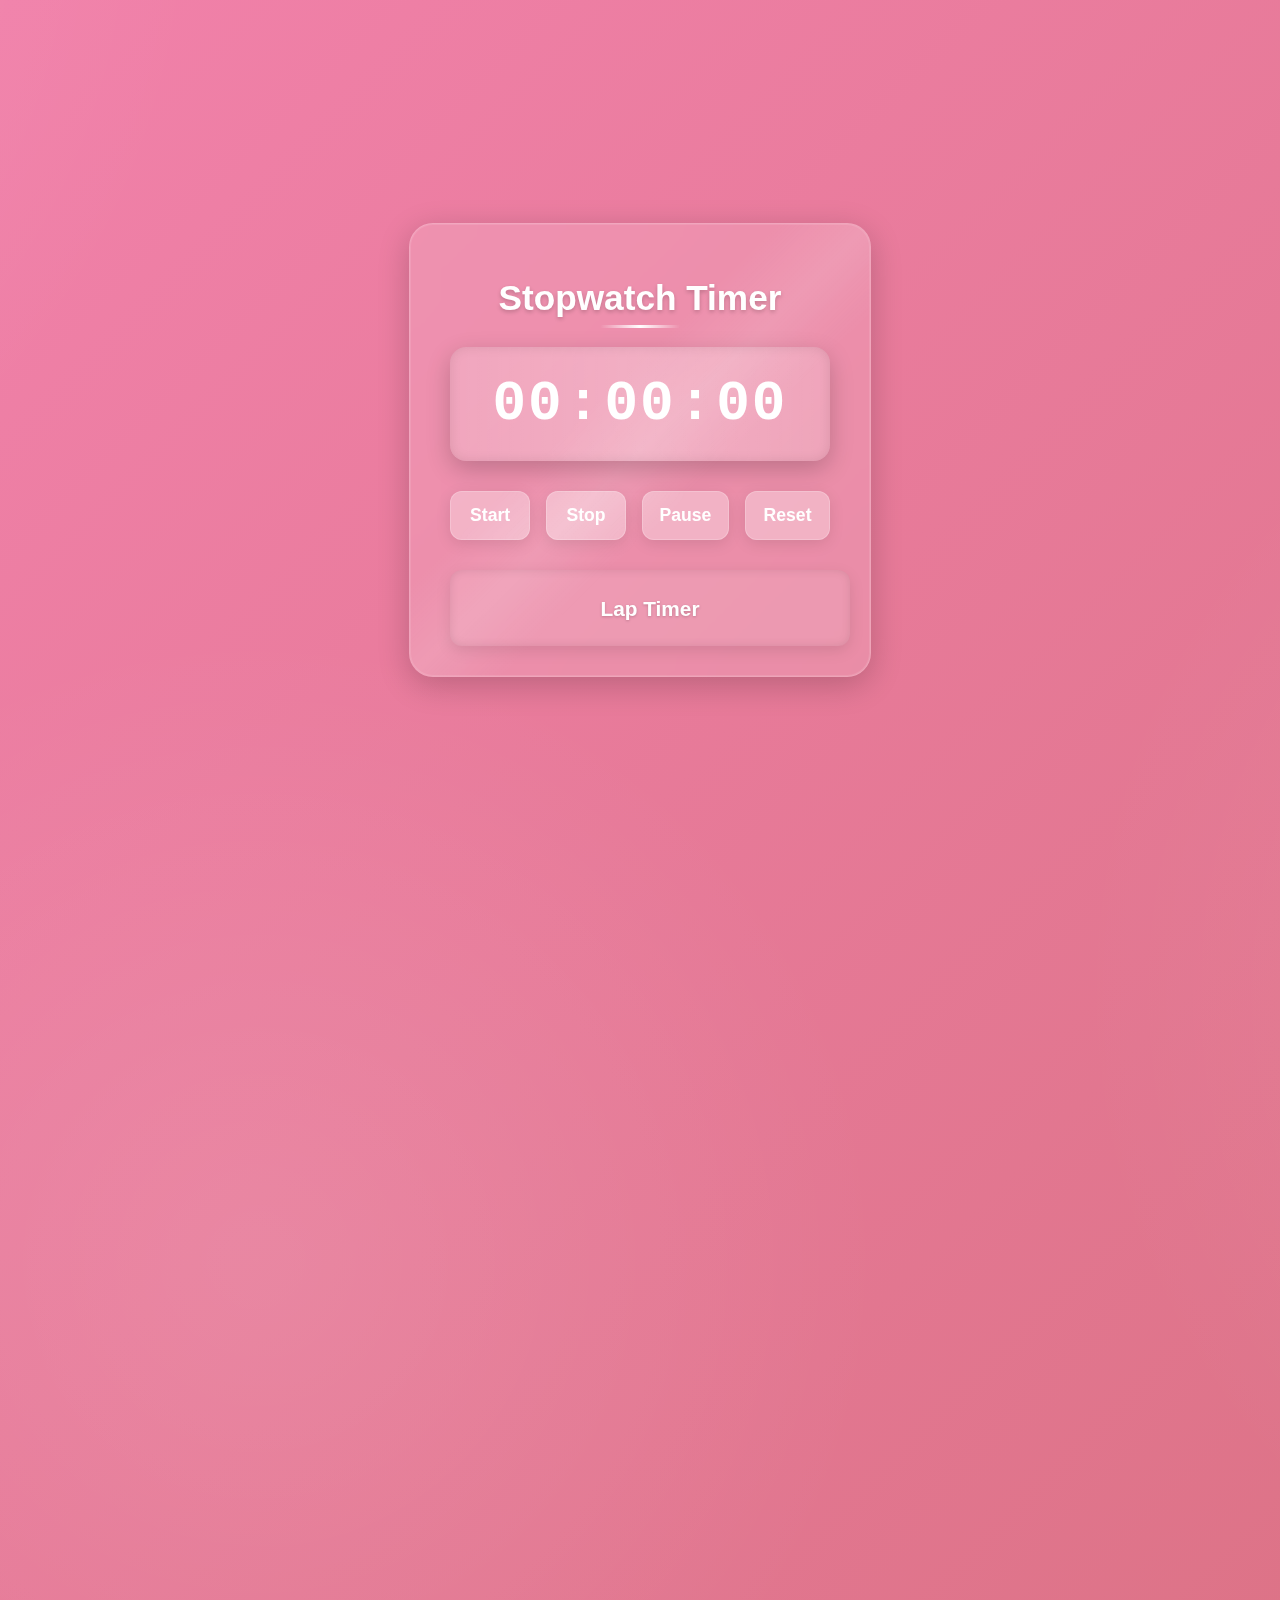
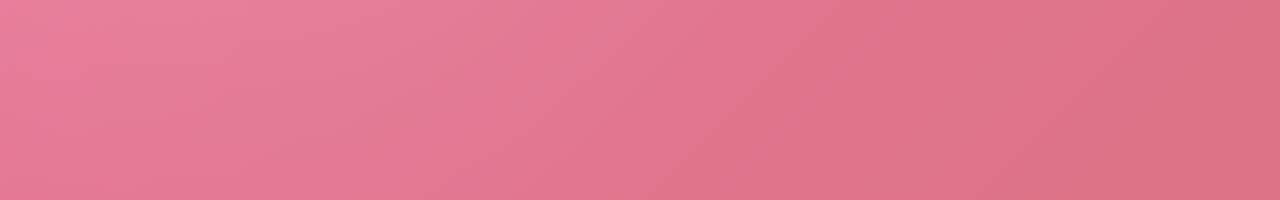
<file: project-1-stopwatch-timer/index.html>
<!DOCTYPE html>
<html lang="en">

<head>
    <meta charset="UTF-8">
    <meta name="viewport" content="width=device-width, initial-scale=1.0">
    <title>Document</title>
    <link rel="stylesheet" href="style.css">
</head>

<body>
    <div class="container">
        <h1 class="title">Stopwatch Timer</h1>
        <div class="stopwatch">
            <div class="timer">
                <span id="minutes">00</span>:
                <span id="seconds">00</span>:
                <span id="miliseconds">00</span>
            </div>
            <div class="controls">
                <button id="startbtn">Start</button>
                <button id="stopbtn">Stop</button>
                <button id="pausebtn">Pause</button>
                <button id="resetbtn">Reset</button>
            </div>
            <div class="laps">
                <h2 class="lap-title">Lap Timer</h2>
                <ul id="laplist"></ul>
            </div>
        </div>
    </div>

    <script src="index.js"></script>
</body>

</html>
</file>
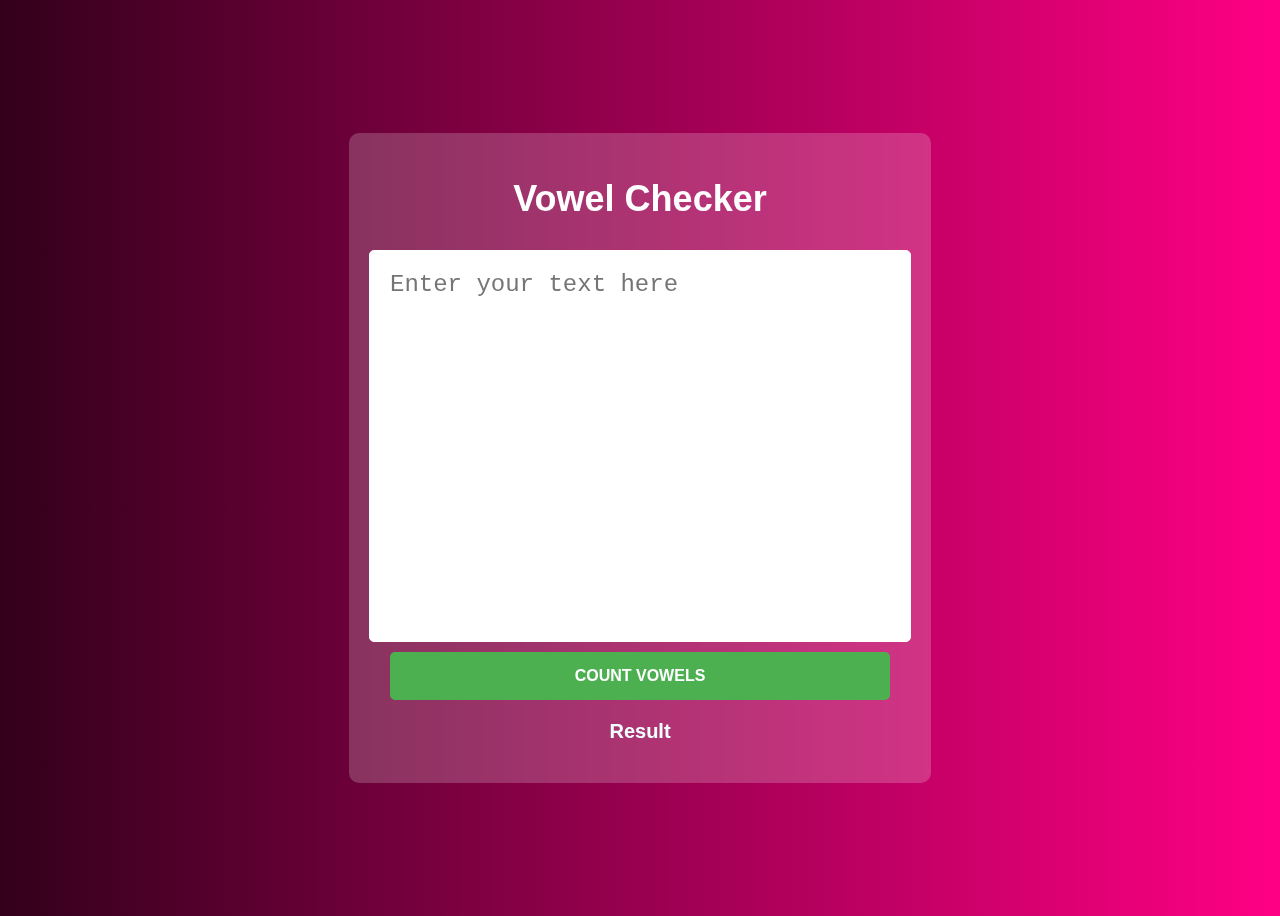
<file: project-2-vowel-checker/index.html>
<!DOCTYPE html>
<html lang="en">

<head>
    <meta charset="UTF-8">
    <meta name="viewport" content="width=device-width, initial-scale=1.0">
    <title>Document</title>
    <link rel="stylesheet" href="style.css">
</head>

<body>
    <div class="container">
        <h1>Vowel Checker</h1>
        <textarea name="inputText" id="inputText" placeholder="Enter your text here"></textarea>
        <button onclick="checkVowels()">Count Vowels</button>
        <p id="result">Result</p>
    </div>
    <script src="index.js"></script>
</body>

</html>
</file>
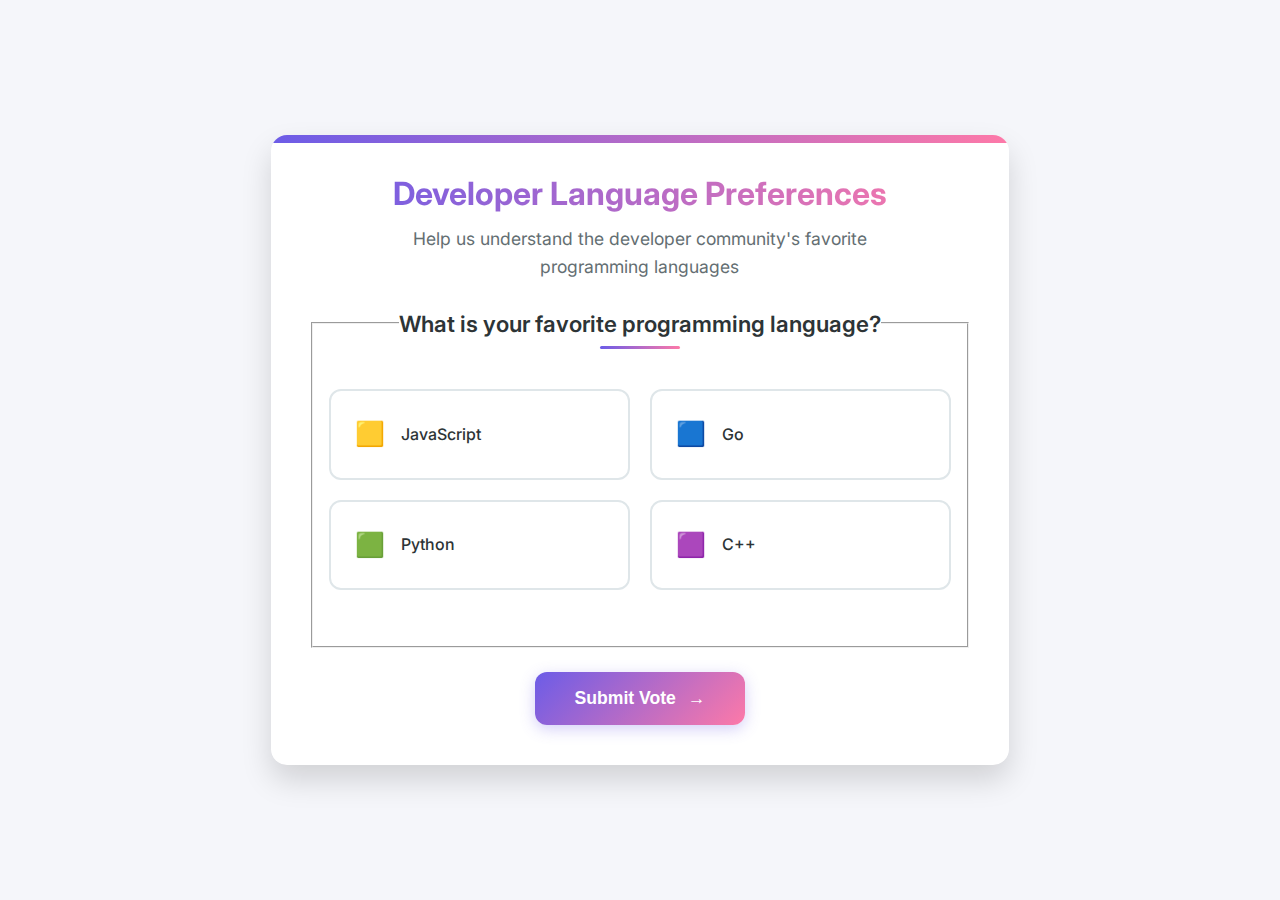
<file: project-3-poll-system/index.html>
<!DOCTYPE html>
<html lang="en" class="no-js">

<head>
    <meta charset="UTF-8">
    <meta name="viewport" content="width=device-width, initial-scale=1.0">
    <meta name="description" content="Interactive poll system to gather user opinions on programming languages">
    <title>Programming Language Poll | Developer Preferences</title>
    <link rel="preconnect" href="https://fonts.googleapis.com">
    <link rel="preconnect" href="https://fonts.gstatic.com" crossorigin>
    <link href="https://fonts.googleapis.com/css2?family=Inter:wght@400;500;600&display=swap" rel="stylesheet">
    <link rel="stylesheet" href="style.css">
    <link rel="icon" href="assets/favicon.ico" type="image/x-icon">
</head>

<body>
    <main class="container">
        <article class="poll-card" aria-labelledby="poll-heading">
            <header class="poll-header">
                <h1 id="poll-heading" class="poll-title">Developer Language Preferences</h1>
                <p class="poll-description">Help us understand the developer community's favorite programming languages
                </p>
            </header>

            <form id="poll-form" class="poll-form" novalidate>
                <fieldset class="poll-options">
                    <legend class="poll-question">What is your favorite programming language?</legend>

                    <div class="option-grid">
                        <div class="option-card">
                            <input type="radio" name="programming-language" id="javascript" value="javascript"
                                class="option-input" required>
                            <label for="javascript" class="option-label">
                                <span class="option-icon" aria-hidden="true">🟨</span>
                                <span class="option-text">JavaScript</span>
                            </label>
                        </div>

                        <div class="option-card">
                            <input type="radio" name="programming-language" id="go" value="go" class="option-input">
                            <label for="go" class="option-label">
                                <span class="option-icon" aria-hidden="true">🟦</span>
                                <span class="option-text">Go</span>
                            </label>
                        </div>

                        <div class="option-card">
                            <input type="radio" name="programming-language" id="python" value="python"
                                class="option-input">
                            <label for="python" class="option-label">
                                <span class="option-icon" aria-hidden="true">🟩</span>
                                <span class="option-text">Python</span>
                            </label>
                        </div>

                        <div class="option-card">
                            <input type="radio" name="programming-language" id="cpp" value="cpp" class="option-input">
                            <label for="cpp" class="option-label">
                                <span class="option-icon" aria-hidden="true">🟪</span>
                                <span class="option-text">C++</span>
                            </label>
                        </div>
                    </div>
                </fieldset>

                <div class="poll-actions">
                    <button type="submit" class="submit-button">
                        <span class="button-text">Submit Vote</span>
                        <span class="button-icon" aria-hidden="true">→</span>
                    </button>
                </div>
            </form>

            <section id="poll-results" class="poll-results" aria-live="polite" hidden>
                <h2 class="results-heading">Current Poll Results</h2>
                <div class="results-container">
                    <!-- Results will be inserted here dynamically -->
                </div>
                <div class="results-meta">
                    <p class="total-votes"><span id="votes-count">0</span>&nbsp; total votes</p>
                    <button id="share-button" class="share-button">Share Results</button>
                </div>
            </section>
        </article>
    </main>

    <script src="index.js" defer></script>
    <script>
        // Remove no-js class if JavaScript is enabled
        document.documentElement.classList.remove('no-js');
    </script>
</body>

</html>
</file>
<file: project-1-stopwatch-timer/style.css>
body {
    background: linear-gradient(135deg, #f181aa 0%, #d36c76 50%, #a83264 100%);
    background-size: 400% 400%;
    animation: gradientBG 12s ease infinite;
    display: flex;
    justify-content: center;
    align-items: center;
    min-height: 100vh;
    font-family: 'Poppins', sans-serif;
    overflow: hidden;
    margin: 0;
}

@keyframes gradientBG {
    0% {
        background-position: 0% 50%;
    }

    50% {
        background-position: 100% 50%;
    }

    100% {
        background-position: 0% 50%;
    }
}

/* Floating bubble background */
body::before {
    content: '';
    position: absolute;
    width: 300%;
    height: 300%;
    top: -100%;
    left: -100%;
    background:
        radial-gradient(circle at 20% 30%, rgba(255, 255, 255, 0.1) 0%, transparent 20%),
        radial-gradient(circle at 80% 70%, rgba(255, 255, 255, 0.1) 0%, transparent 20%),
        radial-gradient(circle at 40% 80%, rgba(255, 255, 255, 0.1) 0%, transparent 20%);
    animation: float 25s linear infinite;
    z-index: -1;
}

@keyframes float {
    0% {
        transform: rotate(0deg);
    }

    100% {
        transform: rotate(360deg);
    }
}

.container {
    background: rgba(255, 255, 255, 0.15);
    backdrop-filter: blur(12px);
    -webkit-backdrop-filter: blur(12px);
    border-radius: 24px;
    padding: 30px 40px;
    box-shadow:
        0 8px 32px rgba(0, 0, 0, 0.2),
        inset 0 0 0 1px rgba(255, 255, 255, 0.1);
    width: 380px;
    border: 1px solid rgba(255, 255, 255, 0.2);
    position: relative;
    overflow: hidden;
}

.container::after {
    content: '';
    position: absolute;
    top: -50%;
    left: -50%;
    width: 200%;
    height: 200%;
    background: linear-gradient(to bottom right,
            transparent 45%,
            rgba(255, 255, 255, 0.1) 50%,
            transparent 55%);
    animation: shine 6s infinite;
    z-index: -1;
}

@keyframes shine {
    0% {
        transform: translate(-30%, -30%) rotate(0deg);
    }

    100% {
        transform: translate(-30%, -30%) rotate(360deg);
    }
}

.title {
    font-size: 2.2rem;
    margin-bottom: 1.8rem;
    color: white;
    text-align: center;
    text-shadow: 0 2px 4px rgba(0, 0, 0, 0.2);
    position: relative;
}

.title::after {
    content: '';
    position: absolute;
    bottom: -10px;
    left: 50%;
    transform: translateX(-50%);
    width: 80px;
    height: 3px;
    background: linear-gradient(to right, transparent, white, transparent);
    border-radius: 3px;
    animation: underlinePulse 2s infinite;
}

@keyframes underlinePulse {

    0%,
    100% {
        width: 80px;
        opacity: 0.8;
    }

    50% {
        width: 120px;
        opacity: 0.4;
    }
}

.timer {
    display: flex;
    font-size: 3.5rem;
    font-weight: 600;
    background: rgba(255, 255, 255, 0.2);
    color: white;
    padding: 25px 40px;
    border-radius: 16px;
    box-shadow:
        inset 0 0 12px rgba(0, 0, 0, 0.1),
        0 8px 24px rgba(0, 0, 0, 0.2);
    margin-bottom: 30px;
    text-align: center;
    font-family: 'Roboto Mono', monospace;
    letter-spacing: 2px;
    position: relative;
    overflow: hidden;
}

.timer::before {
    content: '';
    position: absolute;
    top: 0;
    left: 0;
    width: 100%;
    height: 100%;
    background: linear-gradient(90deg,
            transparent 0%,
            rgba(255, 255, 255, 0.1) 50%,
            transparent 100%);
    animation: scanline 3s linear infinite;
}

@keyframes scanline {
    0% {
        transform: translateX(-100%);
    }

    100% {
        transform: translateX(100%);
    }
}

.timer span {
    display: inline-block;
    width: 90px;
    text-align: center;
}

.controls {
    display: flex;
    justify-content: center;
    gap: 16px;
    margin-bottom: 30px;
}

button {
    display: flex;
    flex-direction: column;
    flex-wrap: wrap;
    align-content: center;
    justify-content: center;
    align-items: center;
    padding: 14px 28px;
    font-size: 1.1rem;
    font-weight: 600;
    background: rgba(255, 255, 255, 0.2);
    color: white;
    border: none;
    border-radius: 12px;
    cursor: pointer;
    transition: all 0.3s cubic-bezier(0.175, 0.885, 0.32, 1.275);
    backdrop-filter: blur(5px);
    position: relative;
    overflow: hidden;
    box-shadow:
        0 4px 15px rgba(0, 0, 0, 0.1),
        inset 0 0 0 1px rgba(255, 255, 255, 0.2);
    z-index: 1;
}

button::before {
    content: '';
    position: absolute;
    top: 0;
    left: 0;
    width: 100%;
    height: 100%;
    background: linear-gradient(45deg, #f181aa, #d36c76);
    z-index: -1;
    opacity: 0;
    transition: opacity 0.3s ease;
}

button:hover {
    transform: translateY(-3px);
    box-shadow:
        0 8px 25px rgba(0, 0, 0, 0.2),
        inset 0 0 0 1px rgba(255, 255, 255, 0.3);
}

button:hover::before {
    opacity: 1;
}

button:active {
    transform: translateY(1px);
}

.lap-title {
    font-size: 1.3rem;
    color: white;
    margin-bottom: 15px;
    text-align: center;
    text-shadow: 0 1px 3px rgba(0, 0, 0, 0.2);
}

.laps {
    width: 100%;
    max-height: 200px;
    overflow-y: auto;
    background: rgba(255, 255, 255, 0.1);
    border-radius: 12px;
    padding: 10px;
    box-shadow:
        inset 0 0 10px rgba(0, 0, 0, 0.1),
        0 5px 15px rgba(0, 0, 0, 0.1);
    scrollbar-width: thin;
    scrollbar-color: rgba(255, 255, 255, 0.3) transparent;
}

.laps::-webkit-scrollbar {
    width: 6px;
}

.laps::-webkit-scrollbar-thumb {
    background-color: rgba(255, 255, 255, 0.3);
    border-radius: 3px;
}

ul {
    list-style-type: none;
    padding: 0;
    margin: 0;
}

li {
    padding: 12px 16px;
    color: white;
    border-bottom: 1px solid rgba(255, 255, 255, 0.1);
    display: flex;
    justify-content: space-between;
    font-size: 1rem;
    transition: background 0.2s ease;
}

li:last-child {
    border-bottom: none;
}

li:hover {
    background: rgba(255, 255, 255, 0.1);
}

li span {
    font-weight: 600;
    color: #ffebf1;
}

/* Floating particles */
.particle {
    position: absolute;
    border-radius: 50%;
    background: rgba(255, 255, 255, 0.4);
    animation: floatParticle linear infinite;
    z-index: -1;
}

@keyframes floatParticle {
    0% {
        transform: translateY(0) rotate(0deg);
        opacity: 1;
    }

    100% {
        transform: translateY(-100vh) rotate(360deg);
        opacity: 0;
    }
}
</file>
<file: project-2-vowel-checker/style.css>
body {
    font-family: sans-serif;
    display: flex;
    justify-content: center;
    align-items: center;
    height: 100vh;
    background: linear-gradient(to right, #33001b, #ff0084);
}


.container {
    background-color: rgba(255, 255, 255, 0.2);
    backdrop-filter: blur(10px);
    box-shadow: 0px 0px 0px rgba(255, 255, 255, 0.2);
    border-radius: 10px;
    padding: 20px;
    display: flex;
    flex-direction: column;
    align-items: center;
    animation: neonGlow 1s infinite alternate;
}

@keyframes neonGlow {
    from {
        box-shadow: 0px 0px 10px rgba(0, 0, 0, 0.2);
    }

    to {
        box-shadow: 0px 0px 20px #e61380,
            0px 0px 30px #ce1c78,
            0px 0px 40px;
    }
}


h1 {
    color: white;
    font-size: 36px;
    margin-bottom: 20px;
}

textarea {
    width: 500px;
    height: 350px;
    margin: 10px auto;
    display: block;
    font-size: 24px;
    padding: 20px;
    color: black;
    border: 1px solid white;
    border-radius: 5px;
    resize: none;
    animation: slideIn 1s ease;
}

@keyframes slideIn {
    from {
        opacity: 0;
        transform: translateY(-20px);
    }

    to {
        opacity: 1;
        transform: translateY(0);
    }
}


button {
    padding: 15px 30px;
    background-color: #4caf50;
    width: 500px;
    color: white;
    border: none;
    border-radius: 5px;
    font-size: 16px;
    font-weight: bold;
    text-transform: uppercase;
    cursor: pointer;
    transition: background-color 0.3s ease;
}


button:hover {
    background-color: #33022b;
}

#result {
    font-size: 20px;
    margin-top: 20px;
    color: azure;
    font-weight: bold;
    animation: neonGlow 1s infinite alternate;
}
</file>
<file: project-3-poll-system/style.css>
/* ===== Modern CSS Variables ===== */
:root {
    --primary: #6C5CE7;
    --primary-light: #A29BFE;
    --primary-dark: #5649C0;
    --secondary: #FD79A8;
    --accent: #00CEC9;
    --text: #2D3436;
    --text-light: #636E72;
    --background: #F5F6FA;
    --card-bg: #FFFFFF;
    --border: #DFE6E9;
    --success: #00B894;
    --error: #D63031;
    --shadow-sm: 0 1px 3px rgba(0, 0, 0, 0.12);
    --shadow-md: 0 10px 20px rgba(0, 0, 0, 0.1);
    --shadow-lg: 0 15px 30px rgba(0, 0, 0, 0.15);
    --transition: all 0.25s cubic-bezier(0.4, 0, 0.2, 1);
    --radius-sm: 8px;
    --radius-md: 12px;
    --radius-lg: 16px;
}

/* ===== Base Reset ===== */
* {
    margin: 0;
    padding: 0;
    box-sizing: border-box;
}

html {
    font-size: 16px;
    scroll-behavior: smooth;
}

body {
    font-family: 'Inter', -apple-system, BlinkMacSystemFont, sans-serif;
    line-height: 1.6;
    color: var(--text);
    background-color: var(--background);
    min-height: 100vh;
    padding: 2rem;
    display: grid;
    place-items: center;
}

/* ===== Poll Container ===== */
.poll-container {
    max-width: 800px;
    width: 100%;
    margin: 0 auto;
}

/* ===== Poll Card ===== */
.poll-card {
    background: var(--card-bg);
    border-radius: var(--radius-lg);
    box-shadow: var(--shadow-lg);
    overflow: hidden;
    transition: transform 0.3s ease, box-shadow 0.3s ease;
    border: none;
    position: relative;
    z-index: 1;
}

.poll-card:hover {
    transform: translateY(-5px);
    box-shadow: var(--shadow-lg);
}

.poll-card::before {
    content: '';
    position: absolute;
    top: 0;
    left: 0;
    width: 100%;
    height: 8px;
    background: linear-gradient(90deg, var(--primary), var(--secondary));
    z-index: 2;
}

/* ===== Header ===== */
.poll-header {
    padding: 2.5rem 2.5rem 1.5rem;
    text-align: center;
    position: relative;
}

.poll-title {
    font-size: 2rem;
    font-weight: 700;
    color: var(--text);
    margin-bottom: 0.75rem;
    background: linear-gradient(90deg, var(--primary), var(--secondary));
    -webkit-background-clip: text;
    background-clip: text;
    color: transparent;
    line-height: 1.2;
}

.poll-description {
    color: var(--text-light);
    font-size: 1.1rem;
    max-width: 80%;
    margin: 0 auto;
    line-height: 1.6;
}

/* ===== Poll Form ===== */
.poll-form {
    padding: 0 2.5rem 2.5rem;
}

.poll-question {
    font-size: 1.4rem;
    font-weight: 600;
    margin: 0 auto 2rem;
    /* Changed this line */
    color: var(--text);
    text-align: center;
    position: relative;
    display: block;
    /* Changed from inline-block */
    max-width: 90%;
    /* Added for better text wrapping */
}

.poll-question::after {
    content: '';
    position: absolute;
    bottom: -8px;
    left: 50%;
    /* Center the underline */
    transform: translateX(-50%);
    /* Center the underline */
    width: 80px;
    /* Adjust underline width */
    height: 3px;
    background: linear-gradient(90deg, var(--primary), var(--secondary));
    border-radius: 3px;
}

/* ===== Options Grid ===== */
.option-grid {
    display: grid;
    grid-template-columns: repeat(auto-fit, minmax(220px, 1fr));
    gap: 1.25rem;
    margin-bottom: 2.5rem;
    padding: 1rem;
}

.option-card {
    position: relative;
    perspective: 1000px;
}

.option-input {
    position: absolute;
    opacity: 0;
    height: 0;
    width: 0;
}

.option-label {
    display: flex;
    align-items: center;
    padding: 1.5rem;
    background: white;
    border: 2px solid var(--border);
    border-radius: var(--radius-md);
    cursor: pointer;
    transition: var(--transition);
    font-weight: 500;
    position: relative;
    overflow: hidden;
    transform-style: preserve-3d;
}

.option-label::before {
    content: '';
    position: absolute;
    top: 0;
    left: 0;
    width: 100%;
    height: 100%;
    background: linear-gradient(135deg, rgba(108, 92, 231, 0.1), rgba(253, 121, 168, 0.1));
    opacity: 0;
    transition: var(--transition);
}

.option-input:checked+.option-label {
    border-color: var(--primary);
    transform: translateY(-3px);
    box-shadow: var(--shadow-sm);
}

.option-input:checked+.option-label::before {
    opacity: 1;
}

.option-input:focus+.option-label {
    box-shadow: 0 0 0 3px rgba(108, 92, 231, 0.3);
}

.option-icon {
    margin-right: 1rem;
    font-size: 1.5rem;
    transition: var(--transition);
}

.option-input:checked+.option-label .option-icon {
    transform: scale(1.1);
}

.option-text {
    position: relative;
    z-index: 1;
}

/* ===== Submit Button ===== */
.poll-actions {
    display: flex;
    justify-content: center;
    margin-top: 1.5rem;
}

.submit-button {
    display: inline-flex;
    align-items: center;
    justify-content: center;
    padding: 1rem 2.5rem;
    background: linear-gradient(135deg, var(--primary), var(--secondary));
    color: white;
    border: none;
    border-radius: var(--radius-md);
    font-size: 1.1rem;
    font-weight: 600;
    cursor: pointer;
    transition: var(--transition);
    box-shadow: 0 4px 15px rgba(108, 92, 231, 0.3);
    position: relative;
    overflow: hidden;
    z-index: 1;
}

.submit-button::before {
    content: '';
    position: absolute;
    top: 0;
    left: 0;
    width: 100%;
    height: 100%;
    background: linear-gradient(135deg, var(--primary-dark), var(--secondary));
    opacity: 0;
    transition: var(--transition);
    z-index: -1;
}

.submit-button:hover {
    transform: translateY(-3px);
    box-shadow: 0 10px 25px rgba(108, 92, 231, 0.4);
}

.submit-button:hover::before {
    opacity: 1;
}

.submit-button:active {
    transform: translateY(1px);
}

.button-icon {
    margin-left: 0.75rem;
    transition: transform 0.3s ease;
}

.submit-button:hover .button-icon {
    transform: translateX(5px);
}

/* ===== Results Section ===== */
.poll-results {
    padding: 2.5rem;
    background-color: rgba(245, 246, 250, 0.7);
    backdrop-filter: blur(10px);
    border-top: 1px solid var(--border);
    opacity: 0;
    height: 0;
    overflow: hidden;
    transition: opacity 0.5s ease, height 0.5s ease;
}

.poll-results[data-visible="true"] {
    opacity: 1;
    height: auto;
    padding: 2.5rem;
}

.results-heading {
    font-size: 1.6rem;
    margin-bottom: 1.5rem;
    text-align: center;
    color: var(--text);
    position: relative;
}

.results-heading::after {
    content: '';
    position: absolute;
    bottom: -8px;
    left: 50%;
    transform: translateX(-50%);
    width: 60px;
    height: 3px;
    background: linear-gradient(90deg, var(--primary), var(--secondary));
    border-radius: 3px;
}

.result-item {
    margin-bottom: 1.5rem;
}

.result-label {
    display: flex;
    justify-content: space-between;
    margin-bottom: 0.5rem;
    font-size: 0.95rem;
    font-weight: 500;
}

.result-language {
    color: var(--text);
}

.result-percentage {
    color: var(--primary-dark);
    font-weight: 600;
}

.result-bar-container {
    height: 12px;
    background-color: #EDF2F7;
    border-radius: 6px;
    overflow: hidden;
}

.result-bar {
    height: 100%;
    background: linear-gradient(90deg, var(--primary), var(--secondary));
    border-radius: 6px;
    width: 0;
    transition: width 1s ease-out;
}

.results-meta {
    display: flex;
    justify-content: space-between;
    align-items: center;
    margin-top: 2rem;
    padding-top: 1.5rem;
    border-top: 1px solid var(--border);
}

.total-votes {
    color: var(--text-light);
    font-size: 0.95rem;
    display: flex;
    align-items: center;
}

.total-votes svg {
    margin-right: 0.5rem;
    color: var(--primary);
}

.share-button {
    display: inline-flex;
    align-items: center;
    padding: 0.75rem 1.5rem;
    background: white;
    color: var(--primary);
    border: 1px solid var(--border);
    border-radius: var(--radius-sm);
    font-size: 0.95rem;
    font-weight: 500;
    cursor: pointer;
    transition: var(--transition);
    box-shadow: var(--shadow-sm);
}

.share-button:hover {
    background: var(--primary);
    color: white;
    border-color: var(--primary);
    transform: translateY(-2px);
    box-shadow: var(--shadow-md);
}

.share-button svg {
    margin-right: 0.5rem;
}

/* ===== Responsive Design ===== */
@media (max-width: 768px) {
    body {
        padding: 1.5rem;
    }

    .poll-header,
    .poll-form,
    .poll-results[data-visible="true"] {
        padding: 1.75rem;
    }

    .poll-title {
        font-size: 1.75rem;
    }

    .poll-description {
        max-width: 100%;
        font-size: 1rem;
    }

    .option-grid {
        grid-template-columns: 1fr;
    }
}

@media (max-width: 480px) {
    .poll-question {
        font-size: 1.25rem;
    }

    .submit-button {
        width: 100%;
    }
}

/* ===== Animations ===== */
@keyframes fadeIn {
    from {
        opacity: 0;
        transform: translateY(20px);
    }

    to {
        opacity: 1;
        transform: translateY(0);
    }
}

@keyframes pulse {
    0% {
        transform: scale(1);
    }

    50% {
        transform: scale(1.05);
    }

    100% {
        transform: scale(1);
    }
}

/* ===== Utility Classes ===== */
.sr-only {
    position: absolute;
    width: 1px;
    height: 1px;
    padding: 0;
    margin: -1px;
    overflow: hidden;
    clip: rect(0, 0, 0, 0);
    white-space: nowrap;
    border-width: 0;
}

/* ===== Floating Particles ===== */
.particle {
    position: fixed;
    background: linear-gradient(135deg, var(--primary-light), var(--secondary));
    border-radius: 50%;
    pointer-events: none;
    z-index: -1;
    animation: float-up linear infinite;
}

@keyframes float-up {
    to {
        transform: translateY(-100vh);
    }
}
</file>
